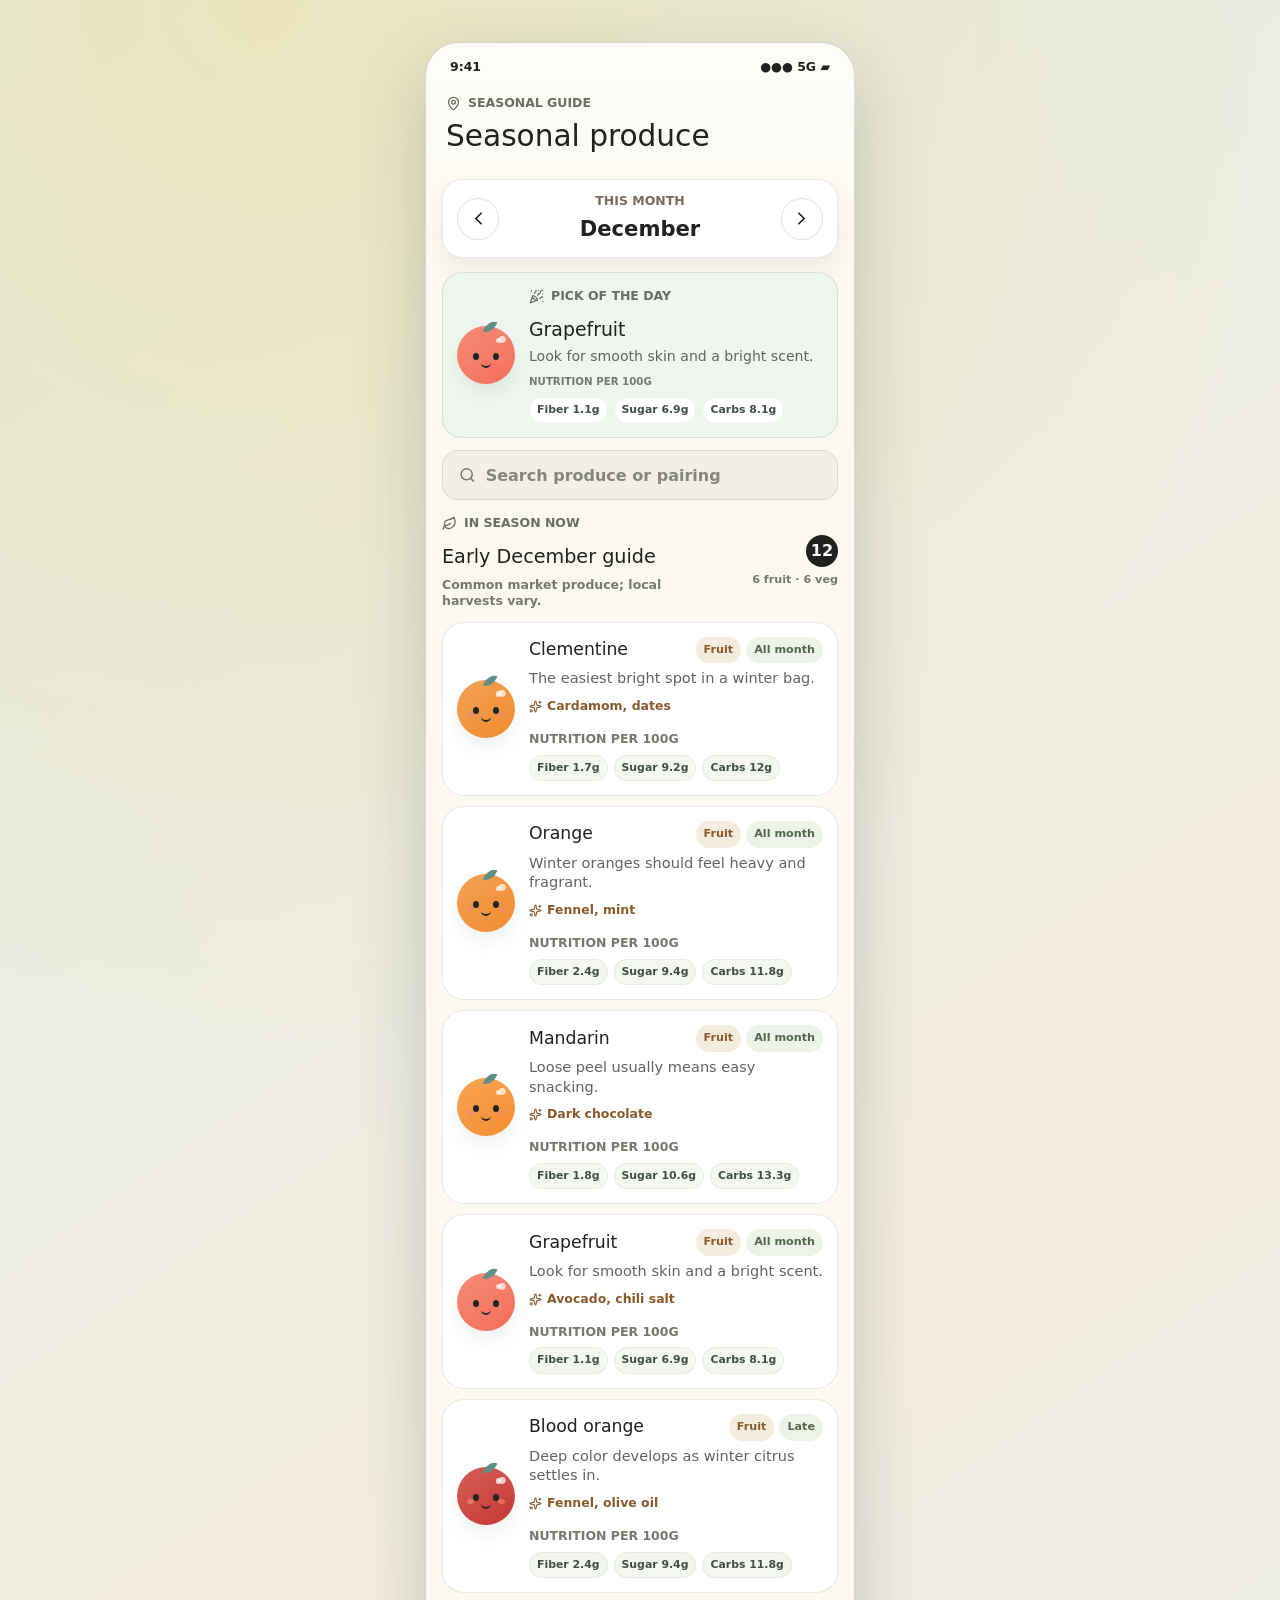
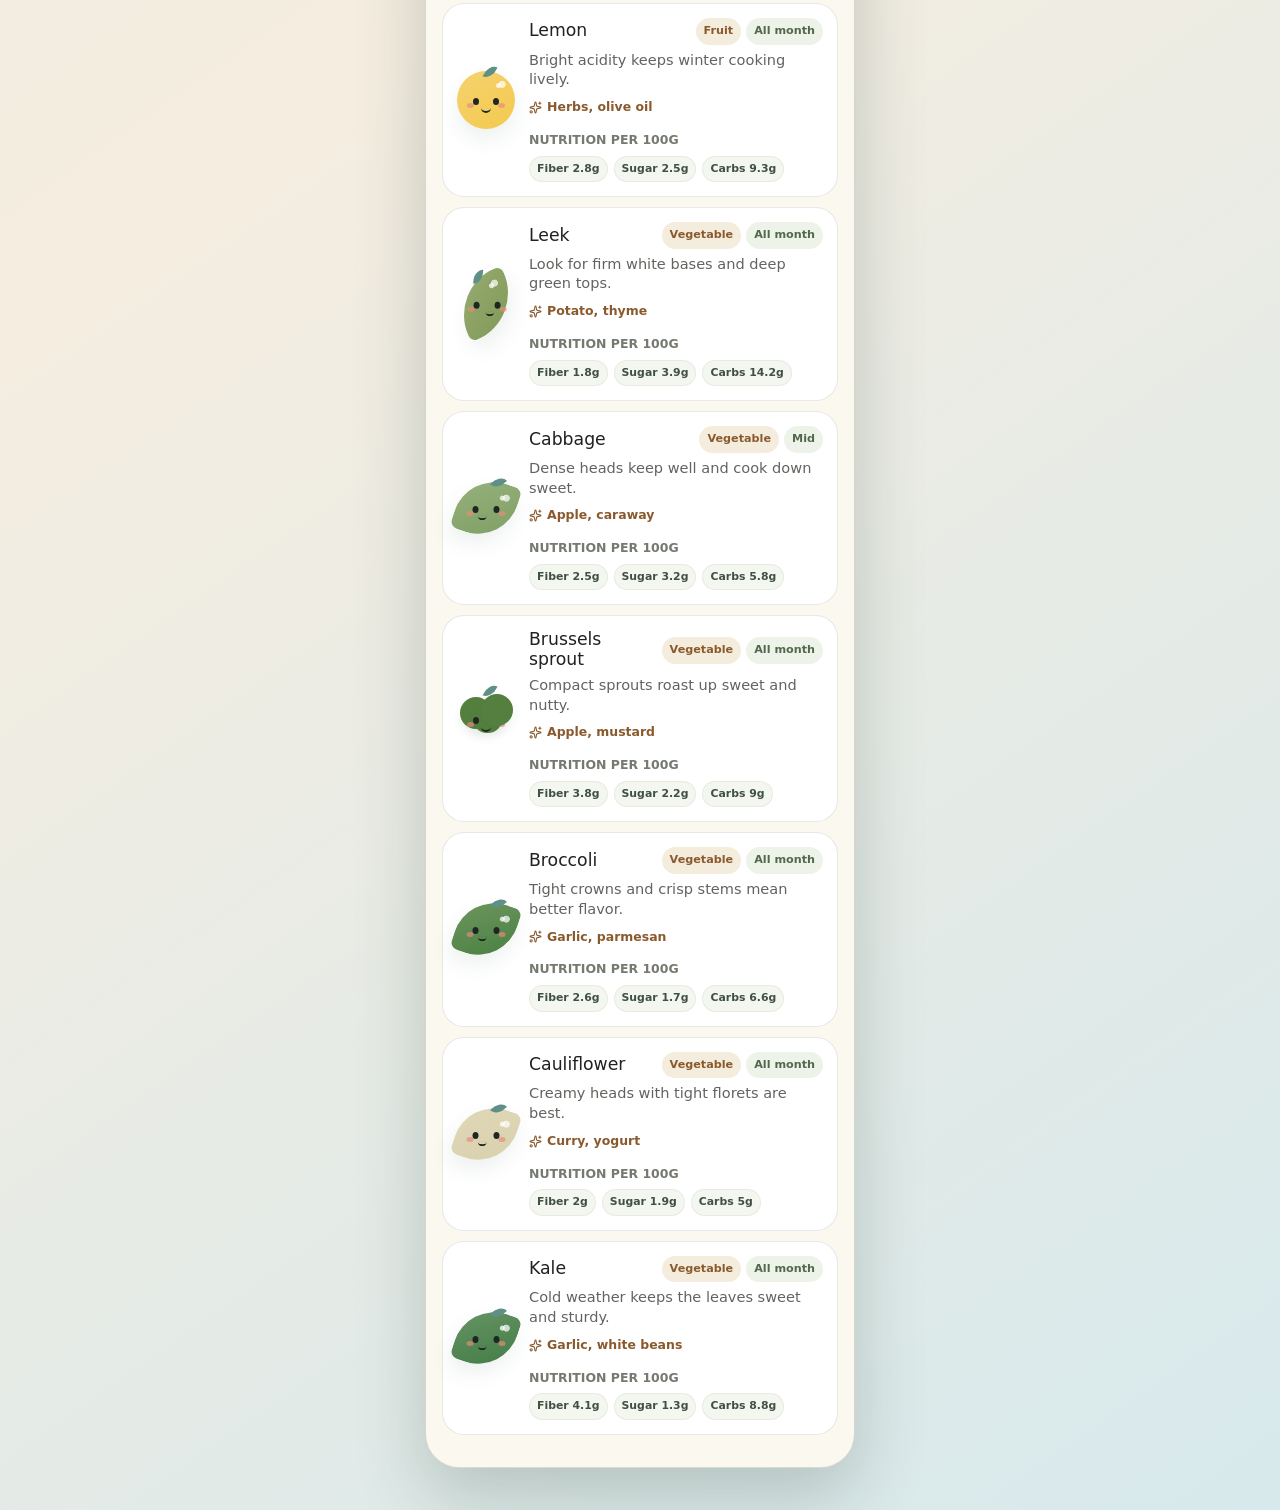
<file: Seasonal/public/index.html>
<!doctype html>
<html lang="en">
  <head>
    <meta charset="UTF-8" />
    <link rel="icon" type="image/svg+xml" href="./favicon.svg" />
    <meta name="viewport" content="width=device-width, initial-scale=1.0" />
    <meta
      name="description"
      content="A mobile-first seasonal produce app that recommends fruits and vegetables based on the current month and part of the month."
    />
    <title>Seasonal Produce</title>
    <style>
      html,
      body,
      #root {
        min-height: 100%;
        margin: 0;
        background: #fbf8ef;
      }

      .native-loading {
        display: grid;
        min-height: 100vh;
        place-items: center;
        padding: 28px;
        color: #20221f;
        font-family: Inter, ui-sans-serif, system-ui, -apple-system, BlinkMacSystemFont, "Segoe UI", sans-serif;
        text-align: center;
      }

      .native-loading strong {
        display: block;
        margin-bottom: 8px;
        font-size: 1.25rem;
      }
    </style>
    <script>
      try {
        window.localStorage.setItem("__seasonal_probe", "1");
        window.localStorage.removeItem("__seasonal_probe");
      } catch {
        const memoryStorage = new Map();
        Object.defineProperty(window, "localStorage", {
          value: {
            getItem: key => memoryStorage.get(key) ?? null,
            setItem: (key, value) => memoryStorage.set(key, String(value)),
            removeItem: key => memoryStorage.delete(key),
            clear: () => memoryStorage.clear()
          }
        });
      }
    </script>
    <script defer src="./index-wMjnVS91.js"></script>
    <link rel="stylesheet" href="./index-CB4ulMcy.css">
  </head>
  <body>
    <div id="root">
      <div class="native-loading">
        <div>
          <strong>Seasonal Produce</strong>
          <span>Loading your market guide...</span>
        </div>
      </div>
    </div>
  </body>
</html>
</file>
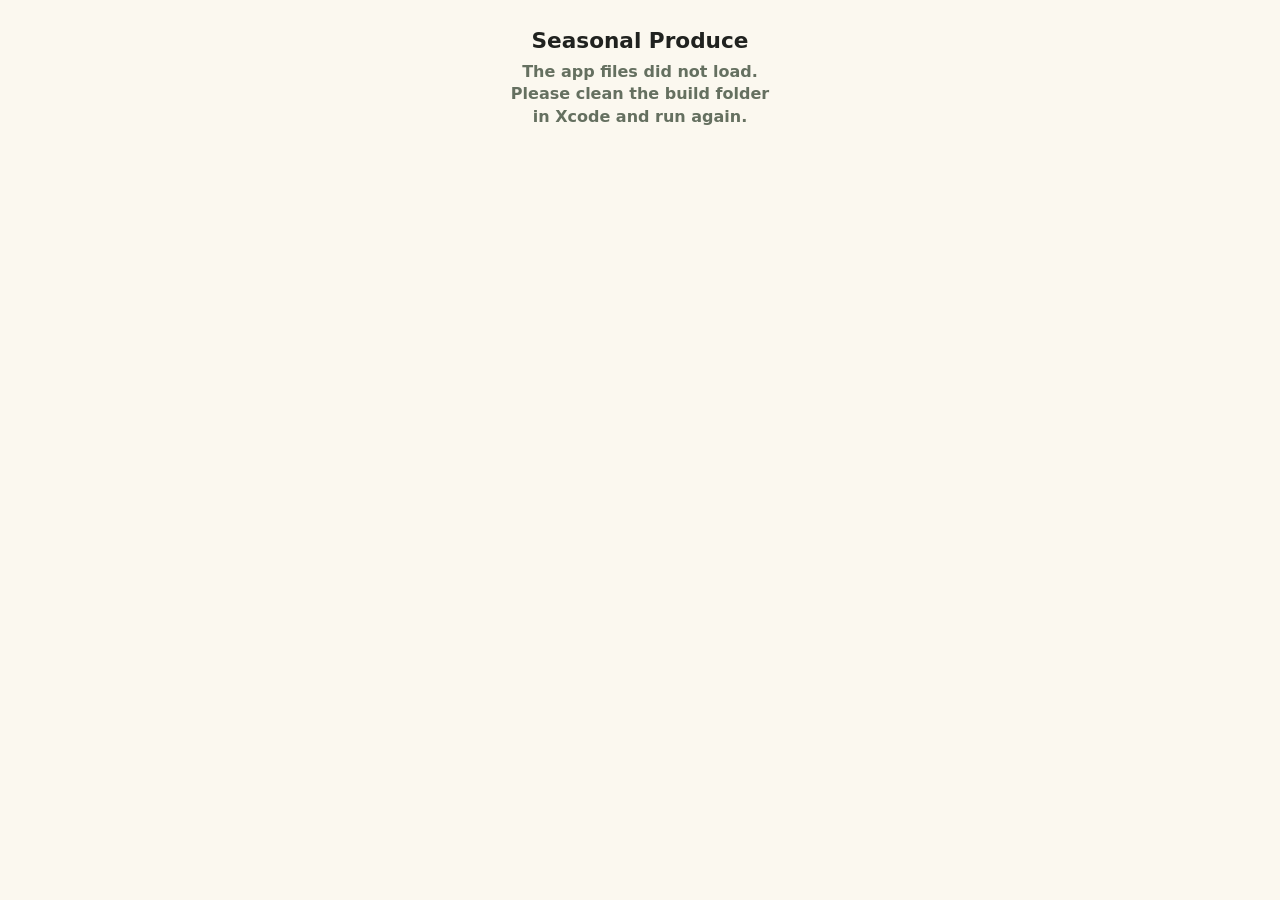
<file: Seasonal/public/capacitor-error.html>
<!doctype html>
<html lang="en">
  <head>
    <meta charset="UTF-8" />
    <meta name="viewport" content="width=device-width, initial-scale=1.0" />
    <title>Seasonal Produce</title>
    <style>
      html,
      body {
        min-height: 100%;
        margin: 0;
        background: #fbf8ef;
        color: #20221f;
        font-family: Inter, ui-sans-serif, system-ui, -apple-system, BlinkMacSystemFont, "Segoe UI", sans-serif;
      }

      body {
        display: grid;
        place-items: center;
        padding: 28px;
        text-align: center;
      }

      strong {
        display: block;
        margin-bottom: 8px;
        font-size: 1.35rem;
      }

      p {
        max-width: 260px;
        margin: 0;
        color: #657060;
        font-weight: 700;
        line-height: 1.4;
      }
    </style>
  </head>
  <body>
    <main>
      <strong>Seasonal Produce</strong>
      <p>The app files did not load. Please clean the build folder in Xcode and run again.</p>
    </main>
  </body>
</html>
</file>
<file: Seasonal/public/index-CB4ulMcy.css>
/*! tailwindcss v4.2.2 | MIT License | https://tailwindcss.com */
@layer properties{@supports (((-webkit-hyphens:none)) and (not (margin-trim:inline))) or ((-moz-orient:inline) and (not (color:rgb(from red r g b)))){*,:before,:after,::backdrop{--tw-rotate-x:initial;--tw-rotate-y:initial;--tw-rotate-z:initial;--tw-skew-x:initial;--tw-skew-y:initial;--tw-blur:initial;--tw-brightness:initial;--tw-contrast:initial;--tw-grayscale:initial;--tw-hue-rotate:initial;--tw-invert:initial;--tw-opacity:initial;--tw-saturate:initial;--tw-sepia:initial;--tw-drop-shadow:initial;--tw-drop-shadow-color:initial;--tw-drop-shadow-alpha:100%;--tw-drop-shadow-size:initial}}}@layer theme{:root,:host{--font-sans:ui-sans-serif, system-ui, sans-serif, "Apple Color Emoji", "Segoe UI Emoji", "Segoe UI Symbol", "Noto Color Emoji";--font-mono:ui-monospace, SFMono-Regular, Menlo, Monaco, Consolas, "Liberation Mono", "Courier New", monospace;--spacing:.25rem;--default-transition-duration:.15s;--default-transition-timing-function:cubic-bezier(.4, 0, .2, 1);--default-font-family:var(--font-sans);--default-mono-font-family:var(--font-mono)}}@layer base{*,:after,:before,::backdrop{box-sizing:border-box;border:0 solid;margin:0;padding:0}::file-selector-button{box-sizing:border-box;border:0 solid;margin:0;padding:0}html,:host{-webkit-text-size-adjust:100%;tab-size:4;line-height:1.5;font-family:var(--default-font-family,ui-sans-serif, system-ui, sans-serif, "Apple Color Emoji", "Segoe UI Emoji", "Segoe UI Symbol", "Noto Color Emoji");font-feature-settings:var(--default-font-feature-settings,normal);font-variation-settings:var(--default-font-variation-settings,normal);-webkit-tap-highlight-color:transparent}hr{height:0;color:inherit;border-top-width:1px}abbr:where([title]){-webkit-text-decoration:underline dotted;text-decoration:underline dotted}h1,h2,h3,h4,h5,h6{font-size:inherit;font-weight:inherit}a{color:inherit;-webkit-text-decoration:inherit;-webkit-text-decoration:inherit;-webkit-text-decoration:inherit;-webkit-text-decoration:inherit;text-decoration:inherit}b,strong{font-weight:bolder}code,kbd,samp,pre{font-family:var(--default-mono-font-family,ui-monospace, SFMono-Regular, Menlo, Monaco, Consolas, "Liberation Mono", "Courier New", monospace);font-feature-settings:var(--default-mono-font-feature-settings,normal);font-variation-settings:var(--default-mono-font-variation-settings,normal);font-size:1em}small{font-size:80%}sub,sup{vertical-align:baseline;font-size:75%;line-height:0;position:relative}sub{bottom:-.25em}sup{top:-.5em}table{text-indent:0;border-color:inherit;border-collapse:collapse}:-moz-focusring{outline:auto}progress{vertical-align:baseline}summary{display:list-item}ol,ul,menu{list-style:none}img,svg,video,canvas,audio,iframe,embed,object{vertical-align:middle;display:block}img,video{max-width:100%;height:auto}button,input,select,optgroup,textarea{font:inherit;font-feature-settings:inherit;font-variation-settings:inherit;letter-spacing:inherit;color:inherit;opacity:1;background-color:#0000;border-radius:0}::file-selector-button{font:inherit;font-feature-settings:inherit;font-variation-settings:inherit;letter-spacing:inherit;color:inherit;opacity:1;background-color:#0000;border-radius:0}:where(select:is([multiple],[size])) optgroup{font-weight:bolder}:where(select:is([multiple],[size])) optgroup option{padding-inline-start:20px}::file-selector-button{margin-inline-end:4px}::placeholder{opacity:1}@supports (not ((-webkit-appearance:-apple-pay-button))) or (contain-intrinsic-size:1px){::placeholder{color:currentColor}@supports (color:color-mix(in lab, red, red)){::placeholder{color:color-mix(in oklab, currentcolor 50%, transparent)}}}textarea{resize:vertical}::-webkit-search-decoration{-webkit-appearance:none}::-webkit-date-and-time-value{min-height:1lh;text-align:inherit}::-webkit-datetime-edit{display:inline-flex}::-webkit-datetime-edit-fields-wrapper{padding:0}::-webkit-datetime-edit{padding-block:0}::-webkit-datetime-edit-year-field{padding-block:0}::-webkit-datetime-edit-month-field{padding-block:0}::-webkit-datetime-edit-day-field{padding-block:0}::-webkit-datetime-edit-hour-field{padding-block:0}::-webkit-datetime-edit-minute-field{padding-block:0}::-webkit-datetime-edit-second-field{padding-block:0}::-webkit-datetime-edit-millisecond-field{padding-block:0}::-webkit-datetime-edit-meridiem-field{padding-block:0}::-webkit-calendar-picker-indicator{line-height:1}:-moz-ui-invalid{box-shadow:none}button,input:where([type=button],[type=reset],[type=submit]){appearance:button}::file-selector-button{appearance:button}::-webkit-inner-spin-button{height:auto}::-webkit-outer-spin-button{height:auto}[hidden]:where(:not([hidden=until-found])){display:none!important}}@layer components;@layer utilities{.static{position:static}.start{inset-inline-start:var(--spacing)}.end{inset-inline-end:var(--spacing)}.container{width:100%}@media (width>=40rem){.container{max-width:40rem}}@media (width>=48rem){.container{max-width:48rem}}@media (width>=64rem){.container{max-width:64rem}}@media (width>=80rem){.container{max-width:80rem}}@media (width>=96rem){.container{max-width:96rem}}.contents{display:contents}.transform{transform:var(--tw-rotate-x,) var(--tw-rotate-y,) var(--tw-rotate-z,) var(--tw-skew-x,) var(--tw-skew-y,)}.filter{filter:var(--tw-blur,) var(--tw-brightness,) var(--tw-contrast,) var(--tw-grayscale,) var(--tw-hue-rotate,) var(--tw-invert,) var(--tw-saturate,) var(--tw-sepia,) var(--tw-drop-shadow,)}.transition{transition-property:color,background-color,border-color,outline-color,text-decoration-color,fill,stroke,--tw-gradient-from,--tw-gradient-via,--tw-gradient-to,opacity,box-shadow,transform,translate,scale,rotate,filter,-webkit-backdrop-filter,backdrop-filter,display,content-visibility,overlay,pointer-events;transition-timing-function:var(--tw-ease,var(--default-transition-timing-function));transition-duration:var(--tw-duration,var(--default-transition-duration))}}*{box-sizing:border-box}::selection{color:#172026;background:#f0c36d}@property --tw-rotate-x{syntax:"*";inherits:false}@property --tw-rotate-y{syntax:"*";inherits:false}@property --tw-rotate-z{syntax:"*";inherits:false}@property --tw-skew-x{syntax:"*";inherits:false}@property --tw-skew-y{syntax:"*";inherits:false}@property --tw-blur{syntax:"*";inherits:false}@property --tw-brightness{syntax:"*";inherits:false}@property --tw-contrast{syntax:"*";inherits:false}@property --tw-grayscale{syntax:"*";inherits:false}@property --tw-hue-rotate{syntax:"*";inherits:false}@property --tw-invert{syntax:"*";inherits:false}@property --tw-opacity{syntax:"*";inherits:false}@property --tw-saturate{syntax:"*";inherits:false}@property --tw-sepia{syntax:"*";inherits:false}@property --tw-drop-shadow{syntax:"*";inherits:false}@property --tw-drop-shadow-color{syntax:"*";inherits:false}@property --tw-drop-shadow-alpha{syntax:"<percentage>";inherits:false;initial-value:100%}@property --tw-drop-shadow-size{syntax:"*";inherits:false}:root{color:#20221f;font-synthesis:none;text-rendering:optimizelegibility;-webkit-font-smoothing:antialiased;-moz-osx-font-smoothing:grayscale;background:#e6efe7}html{min-width:320px;min-height:100%}body{min-width:320px;min-height:100vh;margin:0}button,input{font:inherit}button{cursor:pointer;-webkit-tap-highlight-color:transparent}h1,h2,h3,h4,p{margin:0}.app-shell{color:#20221f;background:radial-gradient(circle at 20% 0,#ffd67e59,#0000 32%),linear-gradient(145deg,#dfece1 0%,#f5ede0 48%,#d7e9ec 100%);min-height:100vh;padding:clamp(18px,5vw,42px);font-family:Inter,ui-sans-serif,system-ui,-apple-system,BlinkMacSystemFont,Segoe UI,sans-serif}.phone-frame{background:linear-gradient(#ffffff9e,#0000 210px),#fbf8ef;border:1px solid #20221f29;border-radius:34px;width:min(100%,430px);min-height:min(900px,100vh - clamp(36px,10vw,84px));margin:0 auto;overflow:hidden;box-shadow:0 28px 70px #2e453a3d}.status-bar{color:#20221f;justify-content:space-between;padding:15px 24px 7px;font-size:.78rem;font-weight:800;display:flex}.app-header,.section-title,.produce-heading,.month-card,.insight-grid article{align-items:center;display:flex}.app-header{justify-content:space-between;gap:16px;padding:10px 20px 14px}.kicker,.date-line{color:#657060;letter-spacing:0;text-transform:uppercase;align-items:center;gap:7px;font-size:.78rem;font-weight:800;display:inline-flex}h1{letter-spacing:0;margin-top:4px;font-size:1.85rem;line-height:1}.icon-button{color:#20221f;background:#fff;border:1px solid #20221f21;border-radius:50%;justify-content:center;align-items:center;width:42px;height:42px;display:inline-flex;position:relative;box-shadow:0 10px 24px #2c352b14}.favorite-dot{color:#fff;background:#e86d59;border-radius:999px;justify-content:center;align-items:center;min-width:18px;height:18px;font-size:.68rem;font-weight:950;display:inline-flex;position:absolute;top:-4px;right:-4px}.icon-button.quiet{box-shadow:none;background:#ffffffa3}.hero-panel{background:radial-gradient(circle at 83% 22%,#ffffffb8,#0000 28%),linear-gradient(145deg,#ffffffe0,#fff3),linear-gradient(135deg,#fff2bf 0%,#f6ad74 52%,#80a77c 100%);border:1px solid #ffffffa8;border-radius:24px;grid-template-columns:minmax(0,1fr) 116px;gap:10px;min-height:174px;margin:0 16px;display:grid;position:relative;overflow:hidden;box-shadow:0 14px 34px #4b5b431f}.sparkle-field{pointer-events:none;position:absolute;inset:0}.sparkle-field span{z-index:1;background:#ffffffbd;border-radius:2px;width:7px;height:7px;animation:2.6s ease-in-out infinite twinkle;position:absolute;transform:rotate(45deg)}.sparkle-field span:first-child{top:22%;left:14%}.sparkle-field span:nth-child(2){animation-delay:.6s;top:16%;right:19%}.sparkle-field span:nth-child(3){animation-delay:1.1s;bottom:24%;right:13%}.hero-panel:after{content:"";background:#ffffff38;border-radius:50%;width:180px;height:180px;position:absolute;inset:auto -52px -72px auto}.hero-copy{z-index:1;grid-area:1/1;align-self:center;min-width:0;padding:18px 0 18px 20px;position:relative}.date-line{color:#20221fad;text-transform:none;background:#ffffff7a;border-radius:999px;width:fit-content;padding:7px 9px;font-size:.72rem}h2{overflow-wrap:anywhere;letter-spacing:0;max-width:100%;margin:12px 0 8px;font-size:clamp(2.1rem,9vw,2.8rem);line-height:.98}.hero-copy p:last-child{color:#20221fc2;max-width:220px;font-size:.84rem;font-weight:650;line-height:1.38}.hero-produce{z-index:1;grid-area:1/2;justify-content:center;align-items:center;min-width:0;padding-right:12px;display:flex;position:relative}.hero-produce:before{content:"";background:radial-gradient(circle at 32% 24%,#ffffffc7,#0000 20%),#ffffff57;border-radius:50%;width:104px;height:104px;position:absolute}.hero-produce .produce-mark{animation:3.4s ease-in-out infinite produce-bob}.produce-mark{--produce-color:#e84651;--leaf-color:#5f8f86;--face-color:#1f2724;--blush-color:#e98a78;background:radial-gradient(circle at 78% 23%, #ffffffb3 0 5%, transparent 6%), linear-gradient(145deg, color-mix(in srgb, var(--produce-color) 78%, #fff3dc), var(--produce-color));border:0;flex:none;justify-content:center;align-items:center;width:58px;height:58px;display:inline-flex;position:relative;box-shadow:0 10px 20px #445b5417}.hero-produce .produce-mark,.produce-mark.hero{border-width:3px;width:96px;height:96px}.produce-mark.round,.produce-mark.citrus{border-radius:50%}.produce-mark.berry{border-radius:60% 60% 72% 72%;transform:rotate(45deg)}.produce-mark.berry .chibi-face,.produce-mark.berry .chibi-smile{transform:rotate(-45deg)}.produce-mark.oval{border-radius:48% 52% 46% 54%;transform:rotate(-14deg)}.produce-mark.oval .chibi-face,.produce-mark.oval .chibi-smile{transform:rotate(14deg)}.produce-mark.slice{border-radius:100% 8px;transform:rotate(-24deg)}.produce-mark.slice .chibi-face,.produce-mark.slice .chibi-smile{transform:rotate(24deg)}.produce-mark.leafy{border-radius:72% 8px;transform:rotate(18deg)}.produce-mark.leafy .chibi-face,.produce-mark.leafy .chibi-smile{transform:rotate(-18deg)}.produce-mark.root{border-radius:48% 48% 58% 58%;transform:rotate(12deg)}.produce-mark.root .chibi-face,.produce-mark.root .chibi-smile{transform:rotate(-12deg)}.produce-mark.cluster{box-shadow:none;background:0 0;border-color:#0000;border-radius:50%}.produce-mark.cluster:before,.produce-mark.cluster:after{background:var(--produce-color);content:"";border-radius:50%;width:55%;height:55%;position:absolute;box-shadow:0 6px 10px #445b5414}.produce-mark.cluster:before{top:12%;left:5%}.produce-mark.cluster:after{top:8%;right:4%}.produce-mark.cluster .chibi-shine{background:radial-gradient(circle at 76% 22%, #ffffffb3 0 7%, transparent 8%), var(--produce-color);border-radius:50%;width:55%;height:55%;bottom:4%;left:25%;box-shadow:0 6px 10px #445b5414}.produce-mark span{position:absolute}.chibi-shine{background:#ffffffbf;border-radius:50%;width:9%;height:9%;top:20%;left:67%}.chibi-leaf{background:var(--leaf-color);border-radius:100% 0;width:18%;height:24%;top:-10%;left:48%;transform:rotate(24deg)}.chibi-face{justify-content:space-between;width:46%;display:flex;top:47%;left:27%}.chibi-face span{background:var(--face-color);width:6px;height:7px;box-shadow:none;border-radius:50%;position:static}.chibi-face:before,.chibi-face:after{background:color-mix(in srgb, var(--blush-color) 68%, transparent);content:"";border-radius:50%;width:7px;height:5px;position:absolute;top:72%}.chibi-face:before{left:-23%}.chibi-face:after{right:-23%}.chibi-smile{border-bottom:2px solid var(--face-color);border-radius:0 0 999px 999px;width:16%;height:9%;top:64%;left:42%}.produce-mark.hero .chibi-face span{width:10px;height:12px}.produce-mark.hero .chibi-smile{border-bottom-width:3px}.produce-mark.hero .chibi-face:before,.produce-mark.hero .chibi-face:after{width:12px;height:8px}.produce-artichoke{background:radial-gradient(circle at 74% 20%, #ffffffa6 0 5%, transparent 6%), linear-gradient(135deg, #ffffff47, transparent 45%), var(--produce-color);border-radius:46% 46% 58% 58%;transform:none}.produce-artichoke .chibi-leaf{background:var(--leaf-color);border-radius:999px 999px 30% 30%;width:26%;height:24%;top:-13%;left:39%;transform:rotate(0)}.produce-artichoke .chibi-detail{background:radial-gradient(at 20% 18%,#ffffff57 0 12%,#0000 13%),radial-gradient(at 50% 14%,#ffffff47 0 13%,#0000 14%),radial-gradient(at 80% 18%,#ffffff3d 0 12%,#0000 13%),radial-gradient(at 32% 48%,#5f8f863d 0 17%,#0000 18%),radial-gradient(at 68% 48%,#5f8f863d 0 17%,#0000 18%);width:68%;height:56%;top:15%;left:16%}.produce-artichoke .chibi-face{top:48%}.produce-artichoke .chibi-smile{top:66%}.produce-asparagus{background:radial-gradient(circle at 68% 22%, #ffffffa6 0 5%, transparent 6%), linear-gradient(90deg, #ffffff38, transparent 45%), var(--produce-color);border-radius:999px 999px 18px 18px;width:38px;transform:rotate(-8deg)}.produce-asparagus.hero{width:70px}.produce-asparagus:before{background:var(--leaf-color);content:"";border-radius:50% 50% 42% 42%;width:56%;height:28%;position:absolute;top:-3%;left:22%;box-shadow:-8px 12px 0 -5px #5f8f8673,8px 12px 0 -5px #5f8f8673}.produce-asparagus .chibi-leaf{display:none}.produce-asparagus .chibi-shine{top:28%;left:22%}.produce-asparagus .chibi-face,.produce-asparagus .chibi-smile{transform:rotate(8deg)}.produce-asparagus .chibi-face{width:60%;top:47%;left:20%}.produce-fava-bean{background:radial-gradient(circle at 78% 26%, #ffffffa6 0 5%, transparent 6%), linear-gradient(135deg, #ffffff42, transparent 42%), var(--produce-color);border-radius:999px;width:74px;height:42px;transform:rotate(-12deg)}.produce-fava-bean.hero{width:128px;height:76px}.produce-fava-bean .chibi-leaf{display:none}.produce-fava-bean .chibi-detail{background:radial-gradient(circle at 18%,#ffffff75 0 13%,#0000 14%),radial-gradient(circle,#ffffff57 0 13%,#0000 14%),radial-gradient(circle at 82%,#ffffff42 0 13%,#0000 14%);border-radius:999px;inset:18% 13%}.produce-fava-bean .chibi-face,.produce-fava-bean .chibi-smile{transform:rotate(12deg)}.produce-fava-bean .chibi-face{width:38%;top:40%;left:31%}.produce-fava-bean .chibi-smile{top:60%}.produce-raspberry{box-shadow:none;background:0 0;border-radius:50%;transform:none}.produce-raspberry:before,.produce-raspberry:after,.produce-raspberry .chibi-detail{background:var(--produce-color);box-shadow:18px 3px 0 -1px var(--produce-color), 8px 16px 0 -1px var(--produce-color), -8px 16px 0 -1px var(--produce-color), 0 30px 0 -2px var(--produce-color);content:"";border-radius:50%;position:absolute}.produce-raspberry:before{width:28%;height:28%;top:8%;left:18%}.produce-raspberry:after{width:28%;height:28%;top:8%;right:18%}.produce-raspberry .chibi-detail{width:30%;height:30%;box-shadow:-14px 13px 0 -1px var(--produce-color), 14px 13px 0 -1px var(--produce-color), 0 26px 0 -2px var(--produce-color);top:22%;left:35%}.produce-raspberry .chibi-leaf{top:-5%;left:43%}.produce-raspberry .chibi-shine{top:22%;left:58%}.produce-raspberry .chibi-face{width:40%;top:46%;left:30%}.produce-raspberry .chibi-smile{top:65%}.produce-cherry{box-shadow:none;background:0 0;border-radius:50%;transform:none}.produce-cherry:before,.produce-cherry:after{background:radial-gradient(circle at 72% 22%, #ffffffb8 0 8%, transparent 9%), var(--produce-color);content:"";border-radius:50%;width:42%;height:42%;position:absolute;box-shadow:0 8px 14px #445b5414}.produce-cherry:before{top:38%;left:13%}.produce-cherry:after{top:31%;right:12%}.produce-cherry .chibi-detail{border-top:3px solid var(--leaf-color);border-left:3px solid var(--leaf-color);border-radius:72% 0 0;width:40%;height:42%;top:8%;left:31%;transform:rotate(10deg)}.produce-cherry .chibi-detail:after{background:var(--leaf-color);content:"";border-radius:100% 0;width:18px;height:10px;position:absolute;top:-8px;right:-16px;transform:rotate(18deg)}.produce-cherry .chibi-leaf{display:none}.produce-cherry .chibi-shine{top:39%;left:62%}.produce-cherry .chibi-face{width:25%;top:54%;left:25%}.produce-cherry .chibi-face:before,.produce-cherry .chibi-face:after{width:5px;height:4px}.produce-cherry .chibi-smile{width:10%;top:70%;left:34%}.produce-cherry.hero:before,.produce-cherry.hero:after{width:44%;height:44%}.produce-cherry.hero .chibi-detail{border-top-width:5px;border-left-width:5px}.produce-cherry.hero .chibi-detail:after{width:32px;height:18px;top:-14px;right:-28px}.produce-english-pea,.produce-spring-pea,.produce-snap-pea{background:radial-gradient(circle at 78% 26%, #ffffff9e 0 5%, transparent 6%), linear-gradient(135deg, #ffffff38, transparent 48%), var(--produce-color);border-radius:999px 999px 999px 22px;width:76px;height:38px;transform:rotate(-12deg)}.produce-english-pea.hero,.produce-spring-pea.hero,.produce-snap-pea.hero{width:130px;height:72px}.produce-english-pea .chibi-leaf,.produce-spring-pea .chibi-leaf,.produce-snap-pea .chibi-leaf{background:var(--leaf-color);width:20%;height:31%;top:-18%;left:14%;transform:rotate(-28deg)}.produce-english-pea .chibi-detail,.produce-spring-pea .chibi-detail,.produce-snap-pea .chibi-detail{background:radial-gradient(circle at 20%,#fff6 0 12%,#0000 13%),radial-gradient(circle,#ffffff47 0 12%,#0000 13%),radial-gradient(circle at 80%,#fff3 0 12%,#0000 13%);border-radius:999px;inset:22% 15%}.produce-english-pea .chibi-shine,.produce-spring-pea .chibi-shine,.produce-snap-pea .chibi-shine{top:20%;left:71%}.produce-english-pea .chibi-face,.produce-english-pea .chibi-smile,.produce-spring-pea .chibi-face,.produce-spring-pea .chibi-smile,.produce-snap-pea .chibi-face,.produce-snap-pea .chibi-smile{transform:rotate(12deg)}.produce-english-pea .chibi-face,.produce-spring-pea .chibi-face,.produce-snap-pea .chibi-face{width:34%;top:39%;left:32%}.produce-english-pea .chibi-smile,.produce-spring-pea .chibi-smile,.produce-snap-pea .chibi-smile{top:60%}.produce-snap-pea{border-radius:999px 999px 999px 36px;height:42px}.month-card{background:#fff;border:1px solid #20221f1a;border-radius:20px;justify-content:space-between;gap:16px;margin:14px 16px;padding:12px 14px;box-shadow:0 10px 24px #2c352b0f}.month-card div{text-align:center}.month-card p{color:#7a6c5f;text-transform:uppercase;font-size:.78rem;font-weight:800}.month-card strong{margin-top:2px;font-size:1.32rem;display:block}.search-field{color:#6c7469;background:#f3efe6;border:1px solid #20221f1a;border-radius:16px;align-items:center;gap:10px;margin:0 16px 12px;padding:0 16px;display:flex}.search-field input{color:#20221f;background:0 0;border:0;outline:0;width:100%;min-width:0;height:48px;font-weight:750}.search-field input::placeholder{color:#84867e}.feature-section,.challenge-card{background:#fff;border:1px solid #20221f1a;border-radius:20px;margin:0 16px 14px}.card-actions button,.detail-save{color:#52605b;background:#f8f5ed;border:1px solid #20221f1a;border-radius:999px;min-height:34px;font-weight:900}.card-actions button.saved,.detail-save.saved{color:#fff;background:#20221f}.insight-grid{grid-template-columns:repeat(3,minmax(0,1fr));gap:8px;margin:0 16px 14px;display:grid}.insight-grid article{text-align:center;background:#fff;border:1px solid #20221f1a;border-radius:18px;flex-direction:column;justify-content:center;gap:7px;min-height:92px;padding:12px 8px}.insight-grid span{color:#747a70;text-transform:uppercase;font-size:.68rem;font-weight:850}.insight-grid strong{color:#2f392e;font-size:.8rem;line-height:1.15}.mission-card,.progress-card{background:#fff;border:1px solid #20221f1a;border-radius:20px;gap:12px;margin:0 16px 14px;padding:16px;display:grid}.mission-card{background:#eef6ef;grid-template-columns:minmax(0,1fr) auto;align-items:center}.mission-card strong,.progress-copy strong{margin-top:4px;line-height:1.35;display:block}.mission-card button,.surprise-button{color:#fff;background:#20221f;border:0;border-radius:999px;justify-content:center;align-items:center;gap:7px;min-height:38px;font-weight:950;display:inline-flex}.mission-card button{padding:0 16px}.progress-card{background:#fffaf0}.progress-track{background:#eadfcd;border-radius:999px;height:12px;overflow:hidden}.progress-track span{border-radius:inherit;background:linear-gradient(90deg,#70a786,#e8b85a);min-width:8px;height:100%;transition:width .24s;display:block}.surprise-button{width:100%}.produce-list{padding:2px 16px 22px}.feature-section{padding:14px}.compact-title{margin-bottom:10px}.basket-strip{gap:10px;padding-bottom:4px;display:flex;overflow-x:auto}.mini-produce{color:#20221f;text-align:center;background:0 0;border:0;flex:0 0 76px;justify-items:center;gap:8px;font-size:.74rem;font-weight:900;display:grid}.mini-produce .produce-mark{width:52px;height:52px}.feature-note{color:#60645e;margin-top:10px;font-size:.86rem;font-weight:750;line-height:1.35}.challenge-card{background:#fff4dd;padding:16px}.challenge-card strong{color:#20221f;margin-top:4px;line-height:1.35;display:block}.section-title{justify-content:space-between;margin-bottom:12px}.section-title h3{margin-top:5px;font-size:1.2rem}.season-note{color:#747a70;max-width:270px;margin-top:5px;font-size:.78rem;font-weight:700;line-height:1.3}.count-stack{justify-items:end;gap:5px;display:grid}.count-stack>span{color:#fff;background:#20221f;border-radius:50%;justify-content:center;align-items:center;width:32px;height:32px;font-weight:900;display:inline-flex}.count-stack small{color:#747a70;white-space:nowrap;font-size:.7rem;font-weight:900}.produce-card{background:#fff;border:1px solid #20221f1a;border-radius:22px;grid-template-columns:58px minmax(0,1fr);align-items:center;gap:14px;min-height:126px;margin-bottom:10px;padding:14px;display:grid}.produce-card:focus-within{outline-offset:2px;outline:2px solid #5f8f866b}.produce-heading{justify-content:space-between;gap:12px}.tag-row{flex-wrap:wrap;flex:none;justify-content:flex-end;gap:5px;display:flex}h4{font-size:1.08rem;line-height:1.15}.produce-heading span{color:#52684b;background:#eef3e9;border-radius:999px;flex:none;padding:5px 8px;font-size:.7rem;font-weight:900}.produce-heading .category-tag{color:#8a5a2d;background:#f4ecdc}.produce-card p{color:#60645e;margin:5px 0 8px;font-size:.91rem;line-height:1.35}.produce-card small{color:#8a5a2d;align-items:center;gap:5px;font-size:.78rem;font-weight:850;display:inline-flex}.card-actions{flex-wrap:wrap;gap:8px;margin-top:10px;display:flex}.card-actions button{align-items:center;gap:5px;padding:0 12px;font-size:.76rem;display:inline-flex}.detail-backdrop{z-index:40;-webkit-backdrop-filter:blur(8px);backdrop-filter:blur(8px);background:#20221f3d;justify-content:center;align-items:flex-end;padding:18px;display:flex;position:fixed;inset:0}.detail-sheet{background:#fbf9f2;border-radius:28px;width:min(100%,430px);max-height:min(760px,100vh - 36px);padding:20px;position:relative;overflow-y:auto;box-shadow:0 24px 70px #20221f47}.close-button{position:absolute;top:16px;right:16px}.detail-hero{grid-template-columns:108px minmax(0,1fr);align-items:center;gap:18px;padding-right:42px;display:grid}.detail-hero h3{margin:4px 0 8px;font-size:1.65rem}.detail-tags{justify-content:flex-start}.detail-tags span{color:#52684b;background:#eef3e9;border-radius:999px;padding:5px 8px;font-size:.7rem;font-weight:900}.detail-sheet>p{color:#60645e;margin:16px 0;font-weight:750;line-height:1.5}.detail-grid{gap:10px;display:grid}.detail-grid article{background:#fff;border-radius:16px;padding:12px}.detail-grid span{color:#747a70;text-transform:uppercase;margin-bottom:4px;font-size:.7rem;font-weight:900;display:block}.detail-grid strong{color:#20221f;font-size:.9rem;line-height:1.35}.detail-save{justify-content:center;align-items:center;gap:8px;width:100%;min-height:46px;margin-top:14px;display:inline-flex}.toast{z-index:50;color:#fff;background:#20221f;border-radius:999px;align-items:center;gap:8px;max-width:min(360px,100% - 32px);min-height:44px;padding:0 16px;font-weight:900;animation:1.8s both toast-pop;display:inline-flex;position:fixed;bottom:24px;left:50%;transform:translate(-50%);box-shadow:0 18px 46px #20221f47}@keyframes produce-bob{0%,to{translate:0}50%{translate:0 -5px}}@keyframes twinkle{0%,to{opacity:.28;scale:.78}50%{opacity:1;scale:1.15}}@keyframes toast-pop{0%{opacity:0;translate:0 12px}12%,82%{opacity:1;translate:0}to{opacity:0;translate:0 12px}}@media (prefers-reduced-motion:reduce){.hero-produce .produce-mark,.sparkle-field span,.toast{animation:none}}@media (width<=470px){.app-shell{padding:0}.phone-frame{border:0;border-radius:0;width:100%;min-height:100vh}}@media (width<=360px){.hero-panel{grid-template-columns:minmax(0,1fr) 88px}.hero-copy{padding-right:22px}h2{font-size:2rem}.hero-copy p:last-child{max-width:190px}.hero-produce .produce-mark{width:78px;height:78px}.hero-produce:before{width:86px;height:86px}.insight-grid{grid-template-columns:1fr}}
.daily-pick{background:#eef6ef;border:1px solid #20221f1a;border-radius:20px;grid-template-columns:58px minmax(0,1fr);align-items:center;gap:14px;margin:0 16px 12px;padding:14px;display:grid}.daily-pick h3{margin-top:4px;font-size:1.18rem}.daily-pick p:not(.kicker){color:#60645e;margin:4px 0 8px;font-size:.88rem;line-height:1.32}.nutrition-row{flex-wrap:wrap;gap:6px;margin-top:8px;display:flex}.nutrition-row span{color:#405046;background:#eef3e9;border:1px solid #20221f0f;border-radius:999px;padding:4px 7px;font-size:.68rem;font-weight:900}.daily-pick .nutrition-row span{background:#fff}.produce-card .nutrition-row{margin-top:8px}.produce-card .nutrition-row span{color:#405046;background:#f4f7ef}.nutrition-note{color:#757a70;text-transform:uppercase;letter-spacing:0;font-size:.64rem;font-weight:900;margin-top:8px;display:block}.daily-pick .nutrition-note{margin-top:8px}
.produce-card .nutrition-note{color:#757a70;display:block;margin-top:10px}.produce-card .nutrition-note+ .nutrition-row{margin-top:6px}
</file>
